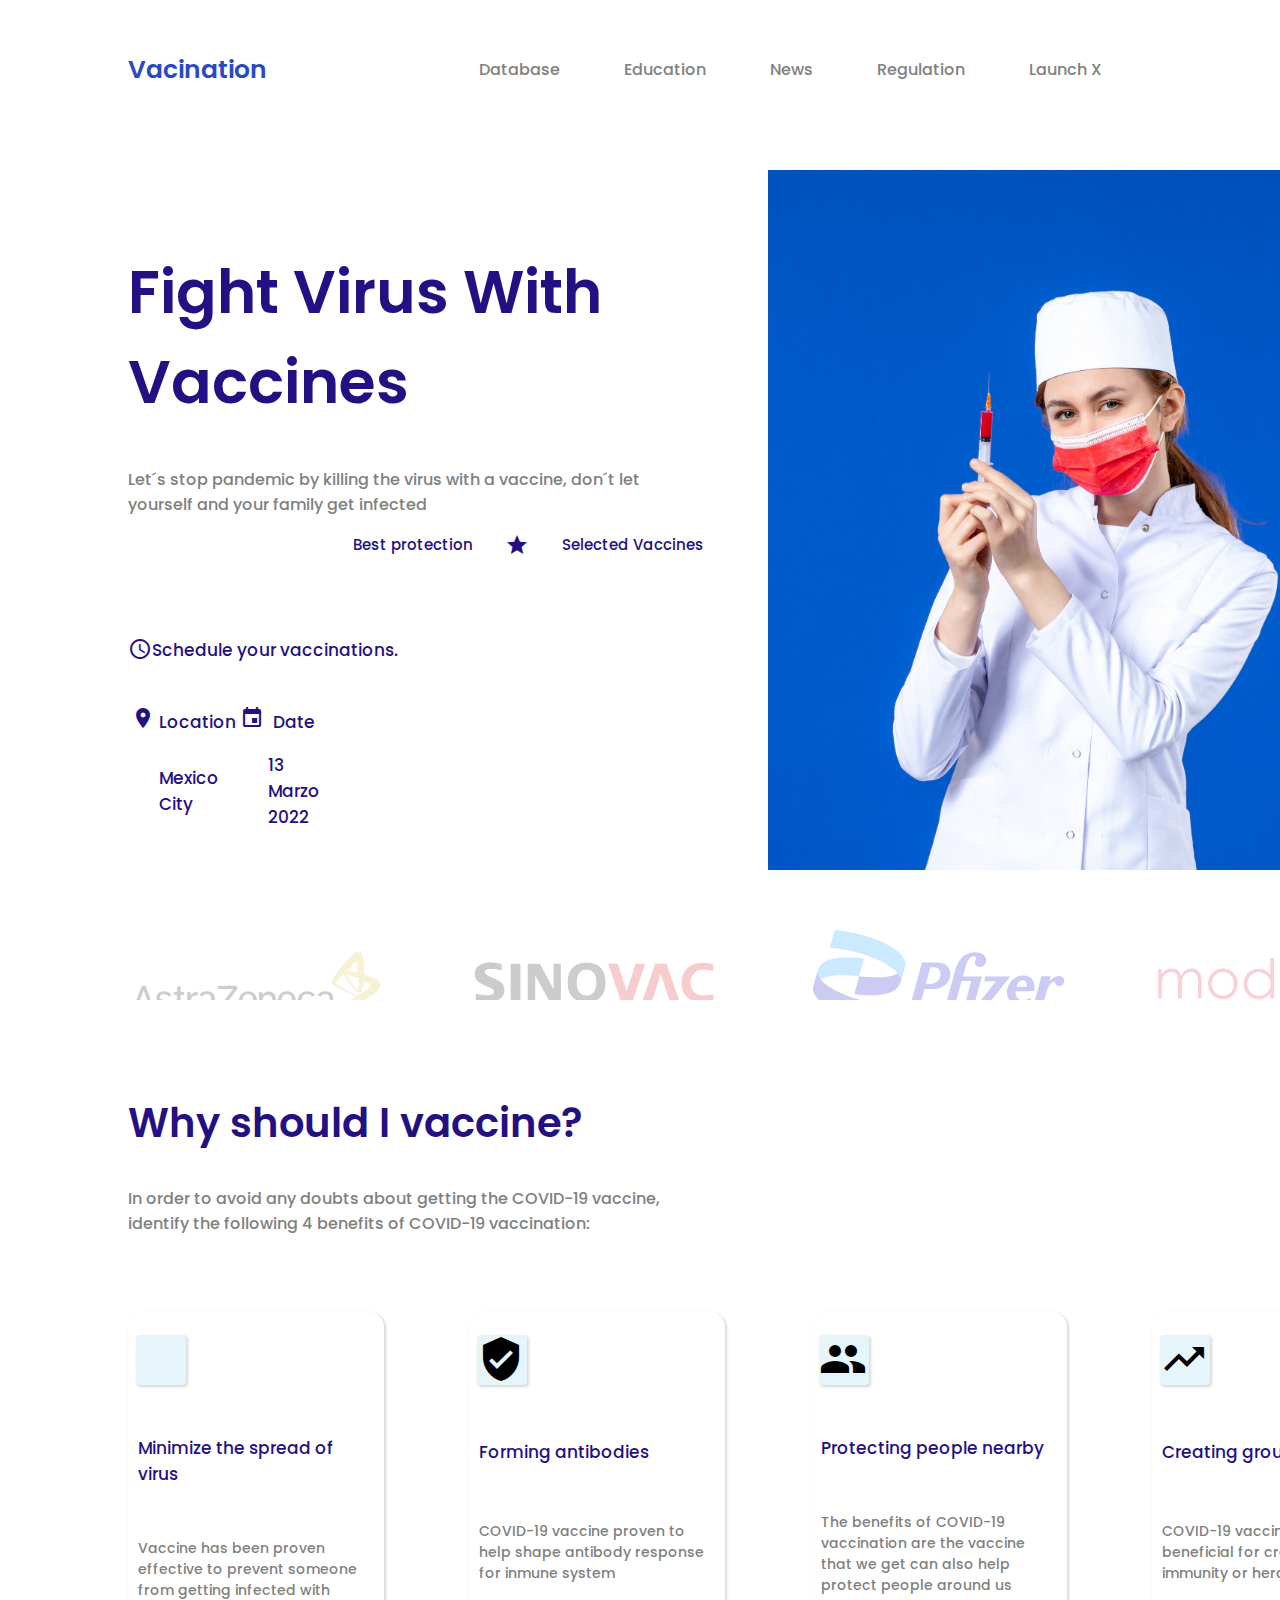
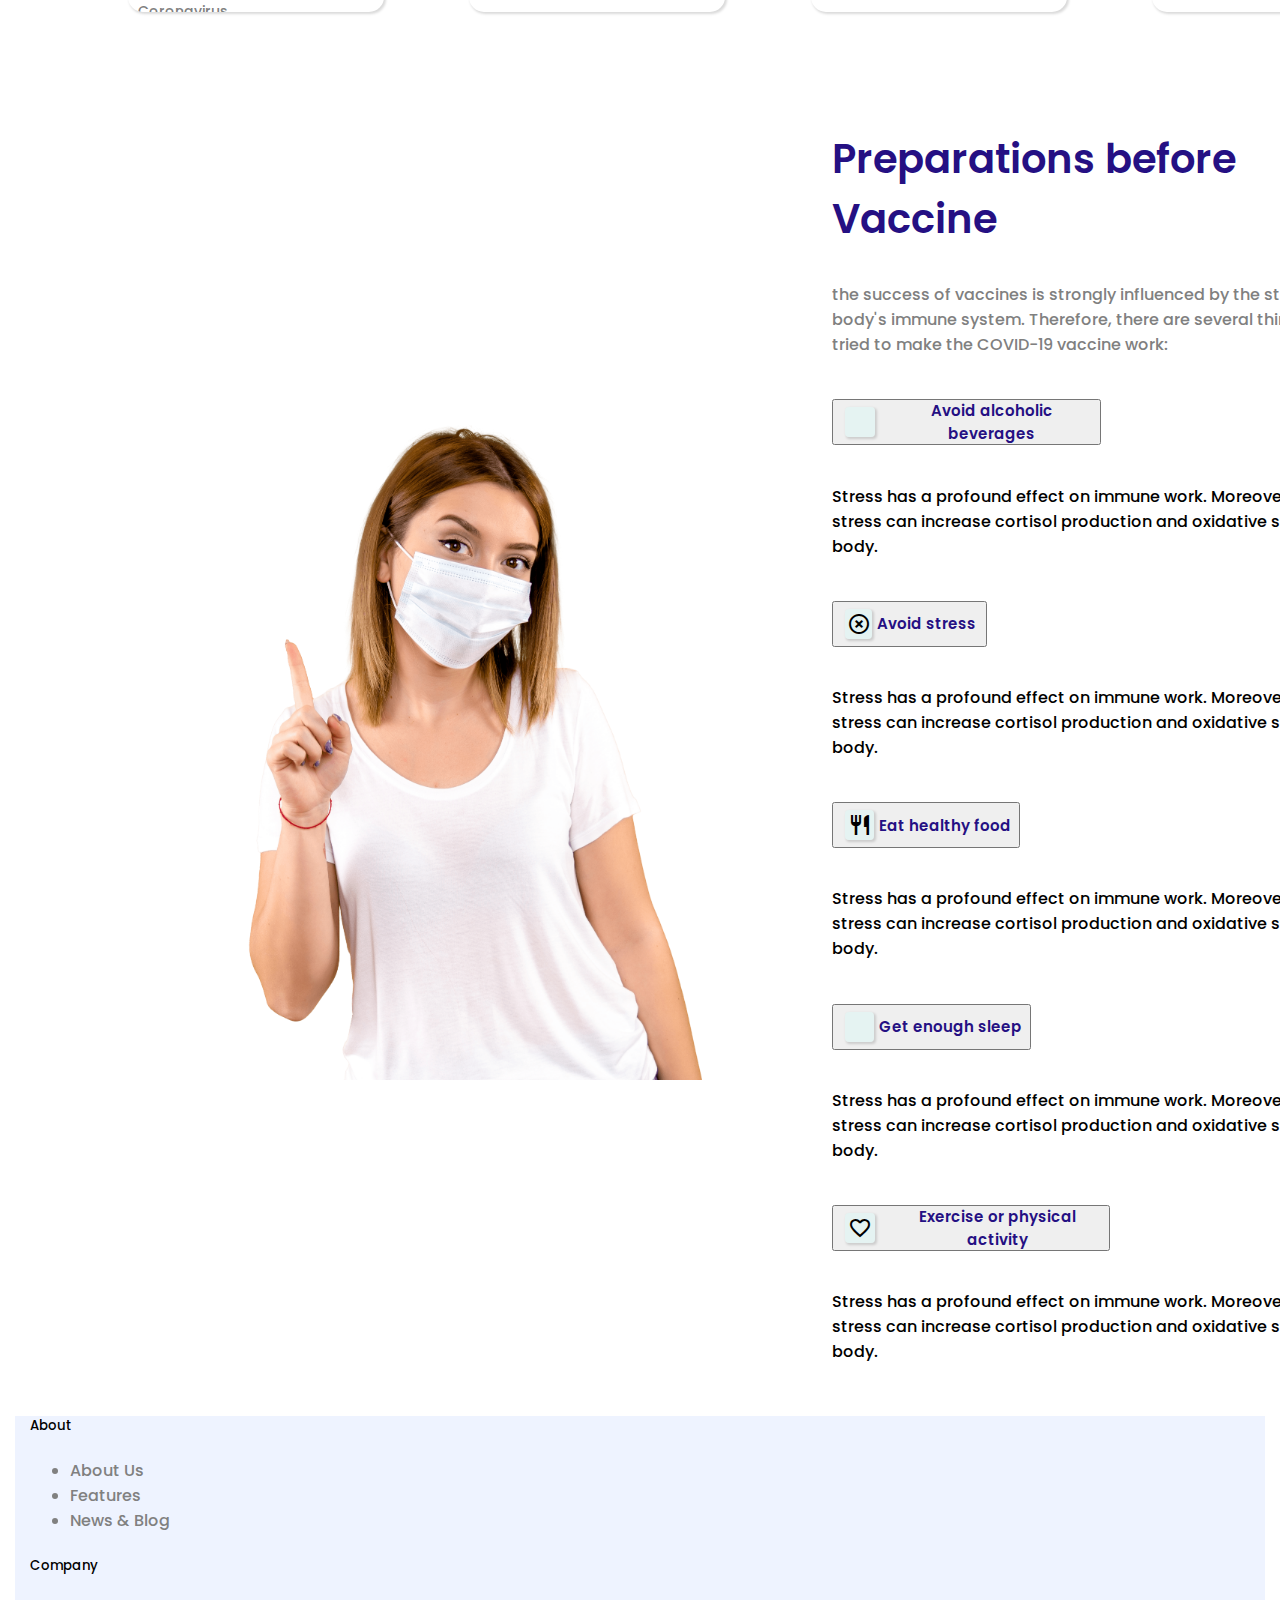
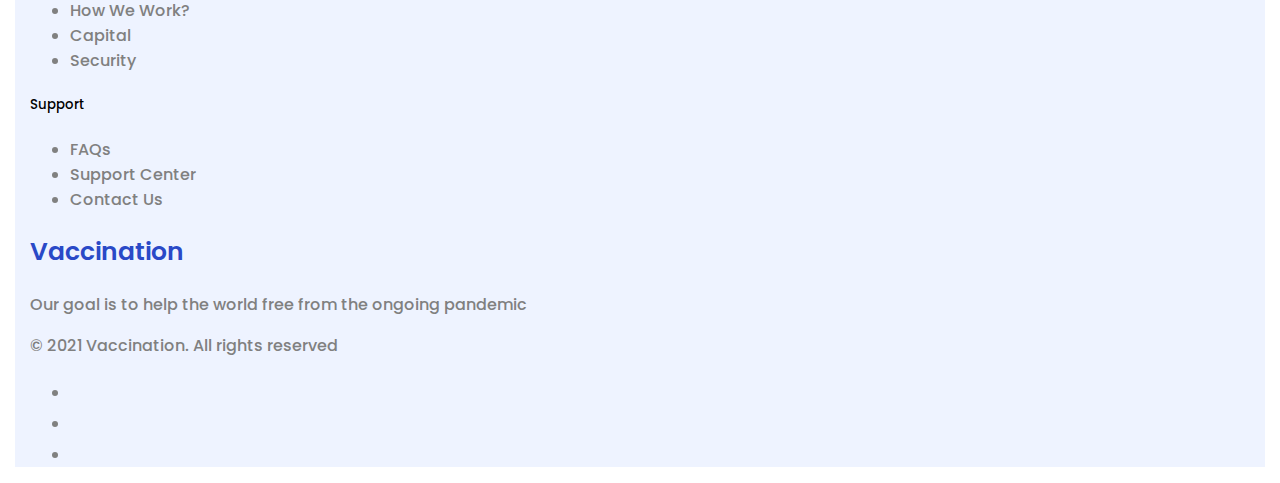
<file: index.html>
<!DOCTYPE html>
<html lang="en">
  <head>
    <meta charset="UTF-8" />
    <meta http-equiv="X-UA-Compatible" content="IE=edge" />
    <meta name="viewport" content="width=device-width, initial-scale=1.0" />
    <title>Fight virus with vaccines</title>
    <link
      href="https://cdn.jsdelivr.net/npm/bootstrap@5.1.3/dist/css/bootstrap.min.css"
      rel="stylesheet"
      integrity="sha384-1BmE4kWBq78iYhFldvKuhfTAU6auU8tT94WrHftjDbrCEXSU1oBoqyl2QvZ6jIW3"
      crossorigin="anonymous"
    />
    <link
      href="https://fonts.googleapis.com/icon?family=Material+Icons"
      rel="stylesheet"
    />
    <link rel="stylesheet" href="styles.css" />
    <style></style>
  </head>
  <body>
    <header>
      <!-- Image Logo-->
      <div class="logo"><h2>Vacination</h2></div>
      <!-- Navigation -->
      <nav class="main__nav">
        <ul class="nav__links">
          <li><a href="#">Database</a></li>
          <li><a href="#">Education</a></li>
          <li><a href="#">News</a></li>
          <li><a href="#">Regulation</a></li>
          <li><a href="#">Launch X</a></li>
        </ul>
      </nav>
      <!--End of Navigation-->
    </header>

    <div class="contenedor">
      <aside class="aside1">
        <h1>Fight Virus With Vaccines</h1>
        <div>
          <p>
            Let´s stop pandemic by killing the virus with a vaccine, don´t let
            yourself and your family get infected
          </p>
          <div class="contenedor1__divs_icons">
            <span class="material-icons"> gpp_good </span>
            <div>Best protection</div>
            <span class="material-icons"> star </span>
            <div>Selected Vaccines</div>
          </div>
          <!--Termina contenedor de divs iconos-->

          <!--Inicia el contenedor blanco-->

          <div class="contenedor1__schedule">
            <div class="one__row">
              <span class="material-icons"> query_builder </span>
              <div>Schedule your vaccinations.</div>
            </div>
            <!--Aqui inicia la tabla-->
            <div class="one__row">
              <table class="table-borderless text-center">
                <thead>
                  <tr>
                    <th scope="col">
                      <span class="material-icons"> place </span>
                    </th>
                    <th scope="col">Location</th>
                    <th scope="col">
                      <span class="material-icons"> event </span>
                    </th>
                    <th scope="col">Date</th>
                    <th scope="col">
                      <span class="material-icons">
                        drive_file_rename_outline
                      </span>
                    </th>
                    <th scope="col">Vaccine Type</th>
                  </tr>
                </thead>
                <tbody>
                  <tr>
                    <td></td>
                    <td>Mexico City</td>
                    <td></td>
                    <td>13 Marzo 2022</td>
                    <td></td>
                    <td>Moderna</td>
                  </tr>
                </tbody>
              </table>
            </div>
          </div>
          <!--Termina el contenedor blanco-->
        </div>
      </aside>
      <div class="contenedor1__image">
        <img src="./img/image1.png" alt="doctora" />
      </div>
    </div>

    <div class="contenedor opacidad">
      <div class="contenedor2__image">
        <img src="./img/astrazeneca-logo.png" alt="AztraSeneca" />
      </div>
      <div class="contenedor2__image">
        <img src="./img/Sinovac_logo.png" alt="Sinovac" />
      </div>
      <div class="contenedor2__image">
        <img src="./img/pfizer-logo.svg" alt="Pfizer" />
      </div>
      <div class="contenedor2__image">
        <img src="./img/Moderna_logo.png" alt="Moderna" />
      </div>
    </div>
    <div class="contenedor">
      <aside>
        <h2>Why should I vaccine?</h2>
        <p>
          In order to avoid any doubts about getting the COVID-19 vaccine,
          identify the following 4 benefits of COVID-19 vaccination:
        </p>
      </aside>
      <div class="contenedor__relleno"></div>
    </div>
    <div class="cards">
      <div class="contenedor__card">
        <div class="icon__card">
          <div class="square__icon">
            <span class="material-icons md-48"> vaccines </span>
          </div>
        </div>
        <div class="title__card"><h3>Minimize the spread of virus</h3></div>
        <div class="content__card">
          <p>
            Vaccine has been proven effective to prevent someone from getting
            infected with Coronavirus
          </p>
        </div>
      </div>
      <div class="contenedor__card">
        <div class="icon__card">
          <div class="square__icon">
            <span class="material-icons md-48"> verified_user </span>
          </div>
        </div>
        <div class="title__card"><h3>Forming antibodies</h3></div>
        <div class="content__card">
          <p>
            COVID-19 vaccine proven to help shape antibody response for inmune
            system
          </p>
        </div>
      </div>
      <div class="contenedor__card">
        <div class="icon__card">
          <div class="square__icon">
            <span class="material-icons md-48"> groups </span>
          </div>
        </div>
        <div class="title__card"><h3>Protecting people nearby</h3></div>
        <div class="content__card">
          <p>
            The benefits of COVID-19 vaccination are the vaccine that we get can
            also help protect people around us
          </p>
        </div>
      </div>
      <div class="contenedor__card">
        <div class="icon__card">
          <div class="square__icon">
            <span class="material-icons md-48"> trending_up </span>
          </div>
        </div>
        <div class="title__card"><h3>Creating group inmunity</h3></div>
        <div class="content__card">
          <p>
            COVID-19 vaccination is also beneficial for creating group immunity
            or herd immunity.
          </p>
        </div>
      </div>
    </div>

    <div class="contenedor">
      <div class="contenedor1__image">
        <img src="./img/image2.png" alt="doctora2" />
      </div>

      <aside>
        <h2>Preparations before Vaccine</h2>
        <div>
          <p>
            the success of vaccines is strongly influenced by the strength of
            the body's immune system. Therefore, there are several things that
            can be tried to make the COVID-19 vaccine work:
          </p>

          <!--Aqui inicia el acordeon-->

          <div class="accordion accordion-flush" id="accordionFlushExample">
            <div class="accordion-item">
              <h2 class="accordion-header" id="flush-headingOne">
                <button
                  class="accordion-button collapsed"
                  type="button"
                  data-bs-toggle="collapse"
                  data-bs-target="#flush-collapseOne"
                  aria-expanded="false"
                  aria-controls="flush-collapseOne"
                >
                  <div class="wrapper__acordeon">
                    <div class="wrapper__icon__acordeon">
                      <span class="material-icons"> no_drinks </span>
                    </div>
                    <div class="wrapper__titulo__acordeon">
                      <h3>Avoid alcoholic beverages</h3>
                    </div>
                  </div>

                </button>
              </h2>
              <div
                id="flush-collapseOne"
                class="accordion-collapse collapse"
                aria-labelledby="flush-headingOne"
                data-bs-parent="#accordionFlushExample"
              >
                <div class="accordion-body">
                  Stress has a profound effect on immune work. Moreover,
                  prolonged stress can increase cortisol production and
                  oxidative stress in the body.
                </div>
              </div>
            </div>
            <div class="accordion-item">
              <h2 class="accordion-header" id="flush-headingTwo">
                <button
                  class="accordion-button collapsed"
                  type="button"
                  data-bs-toggle="collapse"
                  data-bs-target="#flush-collapseTwo"
                  aria-expanded="false"
                  aria-controls="flush-collapseTwo"
                >
                <div class="wrapper__acordeon">
                  <div class="wrapper__icon__acordeon">
                    <span class="material-icons"> highlight_off </span>
                  </div>
                  <div class="wrapper__titulo__acordeon">
                    <h3>Avoid stress</h3>
                  </div>
                </div>

                </button>
              </h2>
              <div
                id="flush-collapseTwo"
                class="accordion-collapse collapse"
                aria-labelledby="flush-headingTwo"
                data-bs-parent="#accordionFlushExample"
              >
                <div class="accordion-body">
                  Stress has a profound effect on immune work. Moreover,
                  prolonged stress can increase cortisol production and
                  oxidative stress in the body.
                </div>
              </div>
            </div>
            <div class="accordion-item">
              <h2 class="accordion-header" id="flush-headingThree">
                <button
                  class="accordion-button collapsed"
                  type="button"
                  data-bs-toggle="collapse"
                  data-bs-target="#flush-collapseThree"
                  aria-expanded="false"
                  aria-controls="flush-collapseThree"
                >

                  <div class="wrapper__acordeon">
                    <div class="wrapper__icon__acordeon">
                      <span class="material-icons"> restaurant </span>
                    </div>
                    <div class="wrapper__titulo__acordeon">
                      <h3>Eat healthy food</h3>
                    </div>
                  </div>

                </button>
              </h2>
              <div
                id="flush-collapseThree"
                class="accordion-collapse collapse"
                aria-labelledby="flush-headingThree"
                data-bs-parent="#accordionFlushExample"
              >
                <div class="accordion-body">
                  Stress has a profound effect on immune work. Moreover,
                  prolonged stress can increase cortisol production and
                  oxidative stress in the body.
                </div>
              </div>
            </div>
            <div class="accordion-item">
              <h2 class="accordion-header" id="flush-headingFour">
                <button
                  class="accordion-button collapsed"
                  type="button"
                  data-bs-toggle="collapse"
                  data-bs-target="#flush-collapseFour"
                  aria-expanded="false"
                  aria-controls="flush-collapseFour"
                >

                  <div class="wrapper__acordeon">
                    <div class="wrapper__icon__acordeon">
                      <span class="material-icons"> check_circle_outline </span>
                    </div>
                    <div class="wrapper__titulo__acordeon">
                      <h3>Get enough sleep</h3>
                    </div>
                  </div>

                </button>
              </h2>
              <div
                id="flush-collapseFour"
                class="accordion-collapse collapse"
                aria-labelledby="flush-headingFour"
                data-bs-parent="#accordionFlushExample"
              >
                <div class="accordion-body">
                  Stress has a profound effect on immune work. Moreover,
                  prolonged stress can increase cortisol production and
                  oxidative stress in the body.
                </div>
              </div>
            </div>
            <div class="accordion-item">
              <h2 class="accordion-header" id="flush-headingFive">
                <button
                  class="accordion-button collapsed"
                  type="button"
                  data-bs-toggle="collapse"
                  data-bs-target="#flush-collapseFive"
                  aria-expanded="false"
                  aria-controls="flush-collapseFive"
                >

                  <div class="wrapper__acordeon">
                    <div class="wrapper__icon__acordeon">
                      <span class="material-icons"> favorite_border </span>
                    </div>
                    <div class="wrapper__titulo__acordeon">
                      <h3>Exercise or physical activity</h3>
                    </div>
                  </div>

                </button>
              </h2>
              <div
                id="flush-collapseFive"
                class="accordion-collapse collapse"
                aria-labelledby="flush-headingFive"
                data-bs-parent="#accordionFlushExample"
              >
                <div class="accordion-body">
                  Stress has a profound effect on immune work. Moreover,
                  prolonged stress can increase cortisol production and
                  oxidative stress in the body.
                </div>
              </div>
            </div>
          </div>
          <!--Aqui termina el acordeon-->

          <!--Termina el contenedor blanco-->
        </div>
      </aside>
    </div>

    <footer>
      <footer class="py-5">
        <div class="row">
          <div class="col-2">
            <h5>About</h5>
            <ul class="nav flex-column">
              <li class="nav-item mb-2"><a href="#" class="nav-link p-0 text-muted">About Us</a></li>
              <li class="nav-item mb-2"><a href="#" class="nav-link p-0 text-muted">Features</a></li>
              <li class="nav-item mb-2"><a href="#" class="nav-link p-0 text-muted">News & Blog</a></li>
            </ul>
          </div>
    
          <div class="col-2">
            <h5>Company</h5>
            <ul class="nav flex-column">
              <li class="nav-item mb-2"><a href="#" class="nav-link p-0 text-muted">How We Work?</a></li>
              <li class="nav-item mb-2"><a href="#" class="nav-link p-0 text-muted">Capital</a></li>
              <li class="nav-item mb-2"><a href="#" class="nav-link p-0 text-muted">Security</a></li>
            </ul>
          </div>
    
          <div class="col-2">
            <h5>Support</h5>
            <ul class="nav flex-column">
              <li class="nav-item mb-2"><a href="#" class="nav-link p-0 text-muted">FAQs</a></li>
              <li class="nav-item mb-2"><a href="#" class="nav-link p-0 text-muted">Support Center</a></li>
              <li class="nav-item mb-2"><a href="#" class="nav-link p-0 text-muted">Contact Us</a></li>
            </ul>
          </div>
    
          <div class="col-4 offset-1">
            <div class="letras">
              <h2>Vaccination</h2>
              <p>Our goal is to help the world free from the ongoing pandemic</p>
            </div>
          </div>
        </div>
    
        <div class="d-flex justify-content-between py-4 my-4 border-top">
          <p>© 2021 Vaccination. All rights reserved</p>
          <ul class="list-unstyled d-flex">
            <li class="ms-3"><a class="link-dark" href="#"><svg class="bi" width="24" height="24"><use xlink:href="#twitter"></use></svg></a></li>
            <li class="ms-3"><a class="link-dark" href="#"><svg class="bi" width="24" height="24"><use xlink:href="#instagram"></use></svg></a></li>
            <li class="ms-3"><a class="link-dark" href="#"><svg class="bi" width="24" height="24"><use xlink:href="#facebook"></use></svg></a></li>
          </ul>
        </div>
      </footer>
    </footer>
    <script
      src="https://cdn.jsdelivr.net/npm/bootstrap@5.1.3/dist/js/bootstrap.bundle.min.js"
      integrity="sha384-ka7Sk0Gln4gmtz2MlQnikT1wXgYsOg+OMhuP+IlRH9sENBO0LRn5q+8nbTov4+1p"
      crossorigin="anonymous"
    ></script>
  </body>
</html>
</file>
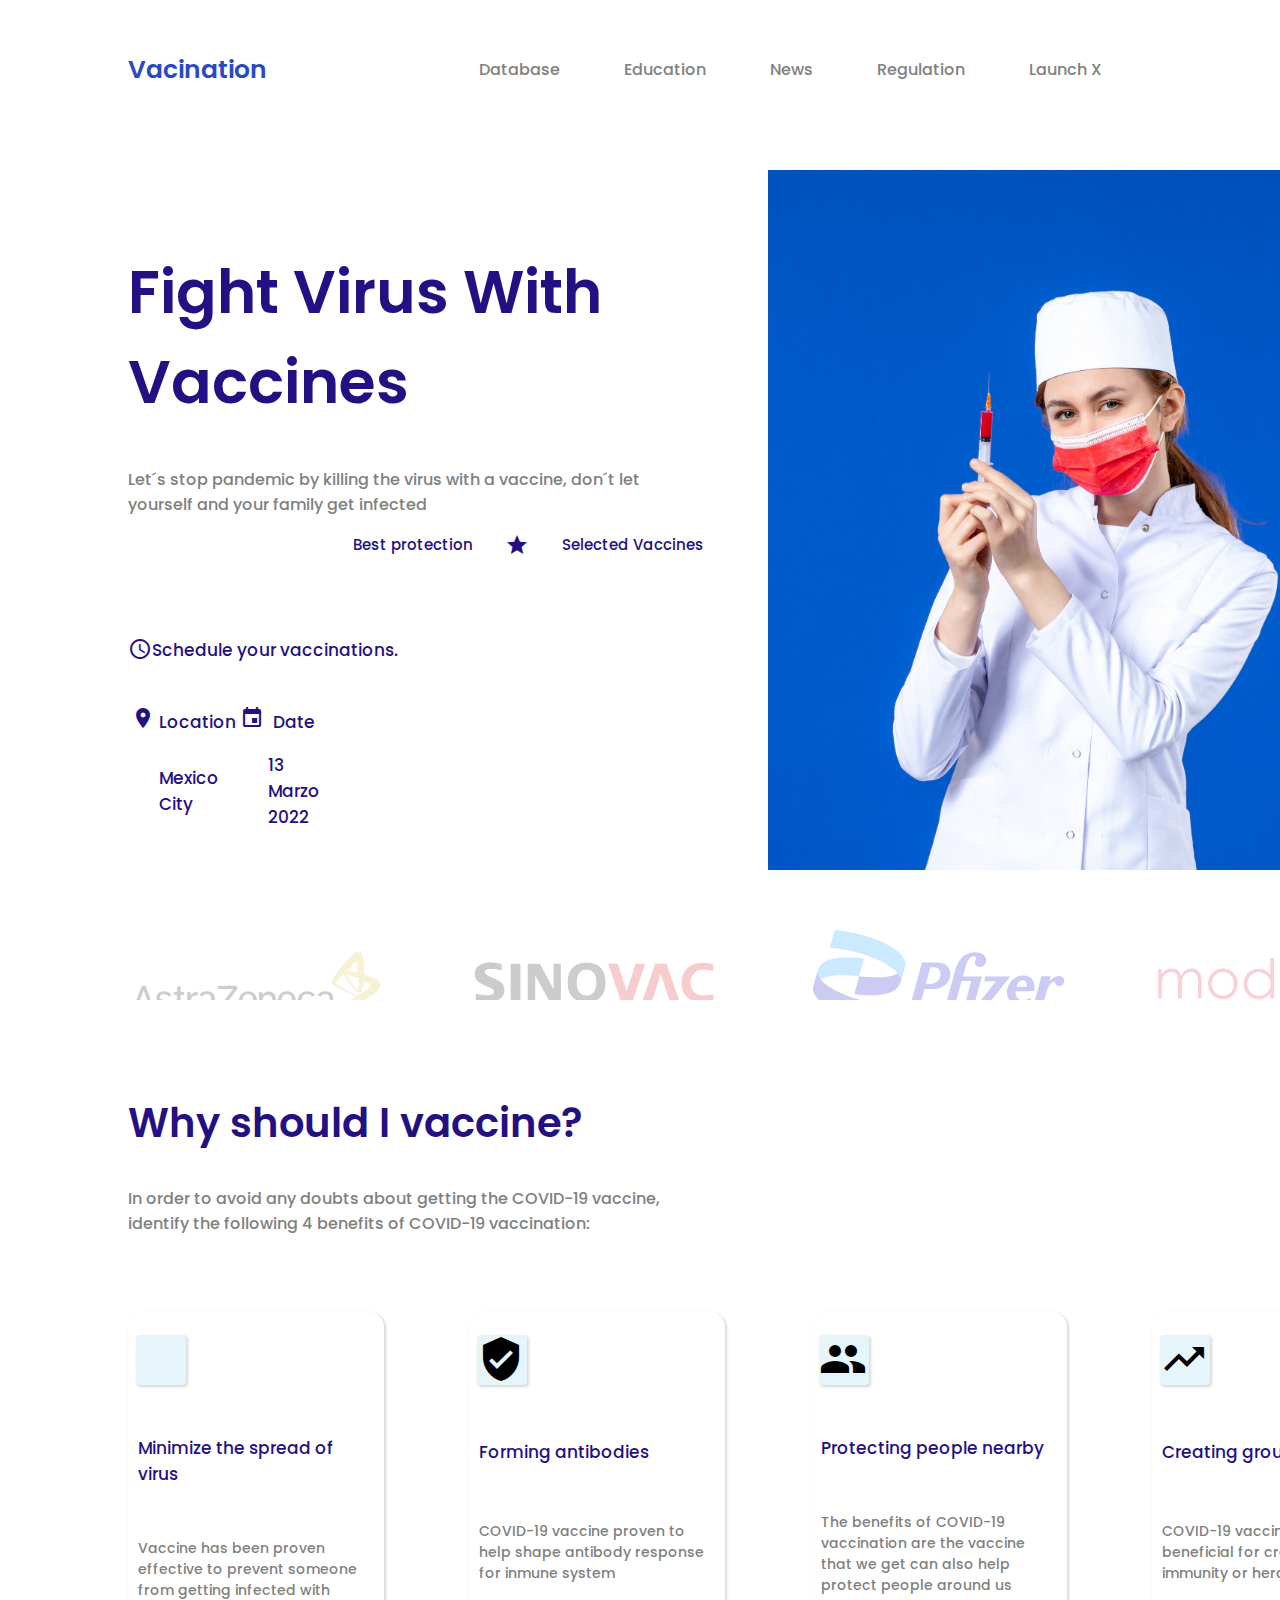
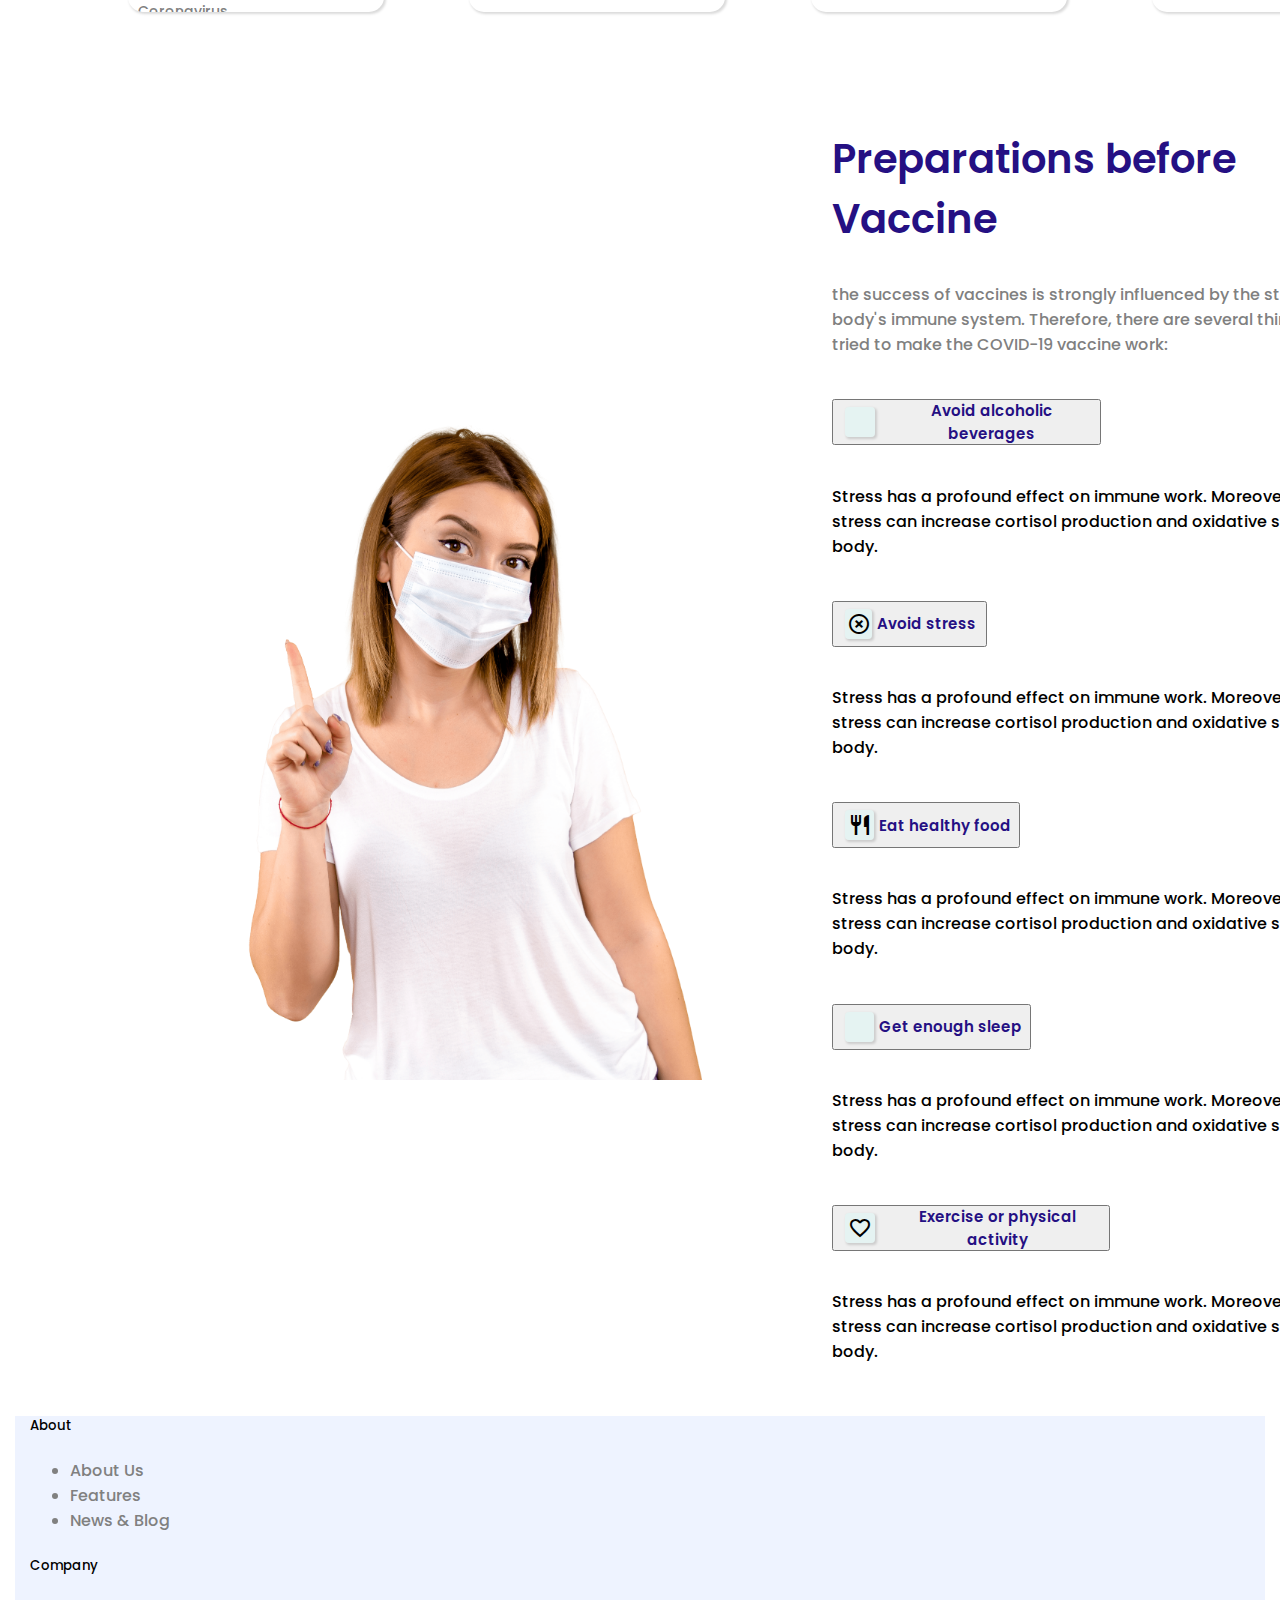
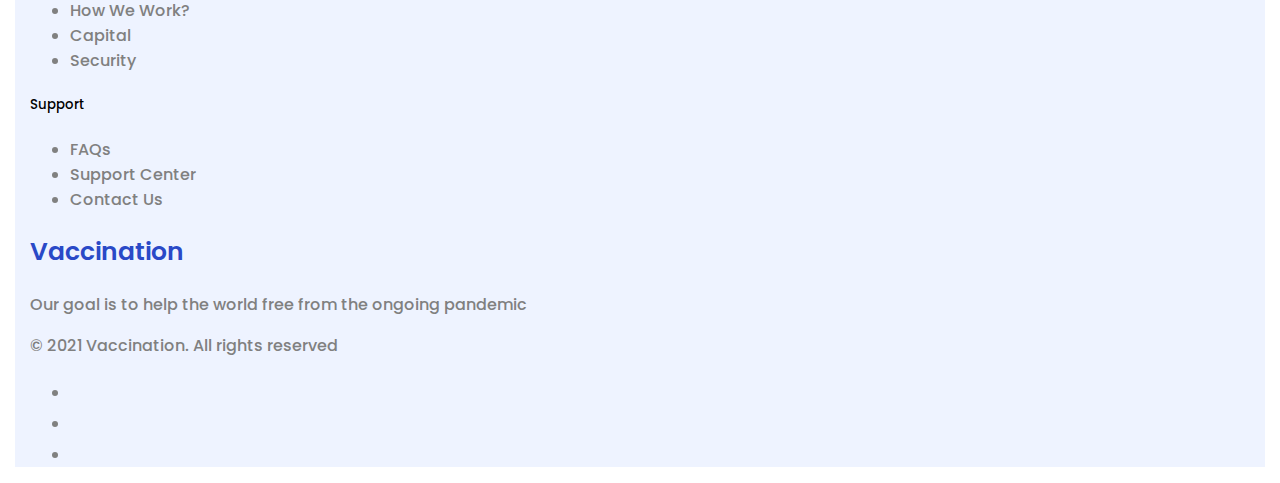
<file: vaccination.html>
<!DOCTYPE html>
<html lang="en">
  <head>
    <meta charset="UTF-8" />
    <meta http-equiv="X-UA-Compatible" content="IE=edge" />
    <meta name="viewport" content="width=device-width, initial-scale=1.0" />
    <title>Fight virus with vaccines</title>
    <link
      href="https://cdn.jsdelivr.net/npm/bootstrap@5.1.3/dist/css/bootstrap.min.css"
      rel="stylesheet"
      integrity="sha384-1BmE4kWBq78iYhFldvKuhfTAU6auU8tT94WrHftjDbrCEXSU1oBoqyl2QvZ6jIW3"
      crossorigin="anonymous"
    />
    <link
      href="https://fonts.googleapis.com/icon?family=Material+Icons"
      rel="stylesheet"
    />
    <link rel="stylesheet" href="styles.css" />
    <style></style>
  </head>
  <body>
    <header>
      <!-- Image Logo-->
      <div class="logo"><h2>Vacination</h2></div>
      <!-- Navigation -->
      <nav class="main__nav">
        <ul class="nav__links">
          <li><a href="#">Database</a></li>
          <li><a href="#">Education</a></li>
          <li><a href="#">News</a></li>
          <li><a href="#">Regulation</a></li>
          <li><a href="#">Launch X</a></li>
        </ul>
      </nav>
      <!--End of Navigation-->
    </header>

    <div class="contenedor">
      <aside>
        <h1>Fight Virus With Vaccines</h1>
        <div>
          <p>
            Let´s stop pandemic by killing the virus with a vaccine, don´t let
            yourself and your family get infected
          </p>
          <div class="contenedor1__divs_icons">
            <span class="material-icons"> gpp_good </span>
            <div>Best protection</div>
            <span class="material-icons"> star </span>
            <div>Selected Vaccines</div>
          </div>
          <!--Termina contenedor de divs iconos-->

          <!--Inicia el contenedor blanco-->

          <div class="contenedor1__schedule">
            <div class="one__row">
              <span class="material-icons"> query_builder </span>
              <div>Schedule your vaccinations.</div>
            </div>
            <!--Aqui inicia la tabla-->
            <div class="one__row">
              <table class="table-borderless text-center">
                <thead>
                  <tr>
                    <th scope="col">
                      <span class="material-icons"> place </span>
                    </th>
                    <th scope="col">Location</th>
                    <th scope="col">
                      <span class="material-icons"> event </span>
                    </th>
                    <th scope="col">Date</th>
                    <th scope="col">
                      <span class="material-icons">
                        drive_file_rename_outline
                      </span>
                    </th>
                    <th scope="col">Vaccine Type</th>
                  </tr>
                </thead>
                <tbody>
                  <tr>
                    <td></td>
                    <td>Mexico City</td>
                    <td></td>
                    <td>13 Marzo 2022</td>
                    <td></td>
                    <td>Moderna</td>
                  </tr>
                </tbody>
              </table>
            </div>
          </div>
          <!--Termina el contenedor blanco-->
        </div>
      </aside>
      <div class="contenedor1__image">
        <img src="./img/image1.png" alt="doctora" />
      </div>
    </div>

    <div class="contenedor opacidad">
      <div class="contenedor2__image">
        <img src="./img/astrazeneca-logo.png" alt="AztraSeneca" />
      </div>
      <div class="contenedor2__image">
        <img src="./img/Sinovac_logo.png" alt="Sinovac" />
      </div>
      <div class="contenedor2__image">
        <img src="./img/pfizer-logo.svg" alt="Pfizer" />
      </div>
      <div class="contenedor2__image">
        <img src="./img/Moderna_logo.png" alt="Moderna" />
      </div>
    </div>
    <div class="contenedor">
      <aside>
        <h2>Why should I vaccine?</h2>
        <p>
          In order to avoid any doubts about getting the COVID-19 vaccine,
          identify the following 4 benefits of COVID-19 vaccination:
        </p>
      </aside>
      <div class="contenedor__relleno"></div>
    </div>
    <div class="cards">
      <div class="contenedor__card">
        <div class="icon__card">
          <div class="square__icon">
            <span class="material-icons md-48"> vaccines </span>
          </div>
        </div>
        <div class="title__card"><h3>Minimize the spread of virus</h3></div>
        <div class="content__card">
          <p>
            Vaccine has been proven effective to prevent someone from getting
            infected with Coronavirus
          </p>
        </div>
      </div>
      <div class="contenedor__card">
        <div class="icon__card">
          <div class="square__icon">
            <span class="material-icons md-48"> verified_user </span>
          </div>
        </div>
        <div class="title__card"><h3>Forming antibodies</h3></div>
        <div class="content__card">
          <p>
            COVID-19 vaccine proven to help shape antibody response for inmune
            system
          </p>
        </div>
      </div>
      <div class="contenedor__card">
        <div class="icon__card">
          <div class="square__icon">
            <span class="material-icons md-48"> groups </span>
          </div>
        </div>
        <div class="title__card"><h3>Protecting people nearby</h3></div>
        <div class="content__card">
          <p>
            The benefits of COVID-19 vaccination are the vaccine that we get can
            also help protect people around us
          </p>
        </div>
      </div>
      <div class="contenedor__card">
        <div class="icon__card">
          <div class="square__icon">
            <span class="material-icons md-48"> trending_up </span>
          </div>
        </div>
        <div class="title__card"><h3>Creating group inmunity</h3></div>
        <div class="content__card">
          <p>
            COVID-19 vaccination is also beneficial for creating group immunity
            or herd immunity.
          </p>
        </div>
      </div>
    </div>

    <div class="contenedor">
      <div class="contenedor1__image">
        <img src="./img/image2.png" alt="doctora2" />
      </div>

      <aside>
        <h2>Preparations before Vaccine</h2>
        <div>
          <p>
            the success of vaccines is strongly influenced by the strength of
            the body's immune system. Therefore, there are several things that
            can be tried to make the COVID-19 vaccine work:
          </p>

          <!--Aqui inicia el acordeon-->

          <div class="accordion accordion-flush" id="accordionFlushExample">
            <div class="accordion-item">
              <h2 class="accordion-header" id="flush-headingOne">
                <button
                  class="accordion-button collapsed"
                  type="button"
                  data-bs-toggle="collapse"
                  data-bs-target="#flush-collapseOne"
                  aria-expanded="false"
                  aria-controls="flush-collapseOne"
                >
                  <div class="wrapper__acordeon">
                    <div class="wrapper__icon__acordeon">
                      <span class="material-icons"> no_drinks </span>
                    </div>
                    <div class="wrapper__titulo__acordeon">
                      <h3>Avoid alcoholic beverages</h3>
                    </div>
                  </div>

                </button>
              </h2>
              <div
                id="flush-collapseOne"
                class="accordion-collapse collapse"
                aria-labelledby="flush-headingOne"
                data-bs-parent="#accordionFlushExample"
              >
                <div class="accordion-body">
                  Stress has a profound effect on immune work. Moreover,
                  prolonged stress can increase cortisol production and
                  oxidative stress in the body.
                </div>
              </div>
            </div>
            <div class="accordion-item">
              <h2 class="accordion-header" id="flush-headingTwo">
                <button
                  class="accordion-button collapsed"
                  type="button"
                  data-bs-toggle="collapse"
                  data-bs-target="#flush-collapseTwo"
                  aria-expanded="false"
                  aria-controls="flush-collapseTwo"
                >
                <div class="wrapper__acordeon">
                  <div class="wrapper__icon__acordeon">
                    <span class="material-icons"> highlight_off </span>
                  </div>
                  <div class="wrapper__titulo__acordeon">
                    <h3>Avoid stress</h3>
                  </div>
                </div>

                </button>
              </h2>
              <div
                id="flush-collapseTwo"
                class="accordion-collapse collapse"
                aria-labelledby="flush-headingTwo"
                data-bs-parent="#accordionFlushExample"
              >
                <div class="accordion-body">
                  Stress has a profound effect on immune work. Moreover,
                  prolonged stress can increase cortisol production and
                  oxidative stress in the body.
                </div>
              </div>
            </div>
            <div class="accordion-item">
              <h2 class="accordion-header" id="flush-headingThree">
                <button
                  class="accordion-button collapsed"
                  type="button"
                  data-bs-toggle="collapse"
                  data-bs-target="#flush-collapseThree"
                  aria-expanded="false"
                  aria-controls="flush-collapseThree"
                >

                  <div class="wrapper__acordeon">
                    <div class="wrapper__icon__acordeon">
                      <span class="material-icons"> restaurant </span>
                    </div>
                    <div class="wrapper__titulo__acordeon">
                      <h3>Eat healthy food</h3>
                    </div>
                  </div>

                </button>
              </h2>
              <div
                id="flush-collapseThree"
                class="accordion-collapse collapse"
                aria-labelledby="flush-headingThree"
                data-bs-parent="#accordionFlushExample"
              >
                <div class="accordion-body">
                  Stress has a profound effect on immune work. Moreover,
                  prolonged stress can increase cortisol production and
                  oxidative stress in the body.
                </div>
              </div>
            </div>
            <div class="accordion-item">
              <h2 class="accordion-header" id="flush-headingThree">
                <button
                  class="accordion-button collapsed"
                  type="button"
                  data-bs-toggle="collapse"
                  data-bs-target="#flush-collapseThree"
                  aria-expanded="false"
                  aria-controls="flush-collapseThree"
                >

                  <div class="wrapper__acordeon">
                    <div class="wrapper__icon__acordeon">
                      <span class="material-icons"> check_circle_outline </span>
                    </div>
                    <div class="wrapper__titulo__acordeon">
                      <h3>Get enough sleep</h3>
                    </div>
                  </div>

                </button>
              </h2>
              <div
                id="flush-collapseThree"
                class="accordion-collapse collapse"
                aria-labelledby="flush-headingThree"
                data-bs-parent="#accordionFlushExample"
              >
                <div class="accordion-body">
                  Stress has a profound effect on immune work. Moreover,
                  prolonged stress can increase cortisol production and
                  oxidative stress in the body.
                </div>
              </div>
            </div>
            <div class="accordion-item">
              <h2 class="accordion-header" id="flush-headingThree">
                <button
                  class="accordion-button collapsed"
                  type="button"
                  data-bs-toggle="collapse"
                  data-bs-target="#flush-collapseThree"
                  aria-expanded="false"
                  aria-controls="flush-collapseThree"
                >

                  <div class="wrapper__acordeon">
                    <div class="wrapper__icon__acordeon">
                      <span class="material-icons"> favorite_border </span>
                    </div>
                    <div class="wrapper__titulo__acordeon">
                      <h3>Exercise or physical activity</h3>
                    </div>
                  </div>

                </button>
              </h2>
              <div
                id="flush-collapseThree"
                class="accordion-collapse collapse"
                aria-labelledby="flush-headingThree"
                data-bs-parent="#accordionFlushExample"
              >
                <div class="accordion-body">
                  Stress has a profound effect on immune work. Moreover,
                  prolonged stress can increase cortisol production and
                  oxidative stress in the body.
                </div>
              </div>
            </div>
          </div>
          <!--Aqui termina el acordeon-->

          <!--Termina el contenedor blanco-->
        </div>
      </aside>
    </div>

    <footer>
      <footer class="py-5">
        <div class="row">
          <div class="col-2">
            <h5>About</h5>
            <ul class="nav flex-column">
              <li class="nav-item mb-2"><a href="#" class="nav-link p-0 text-muted">About Us</a></li>
              <li class="nav-item mb-2"><a href="#" class="nav-link p-0 text-muted">Features</a></li>
              <li class="nav-item mb-2"><a href="#" class="nav-link p-0 text-muted">News & Blog</a></li>
            </ul>
          </div>
    
          <div class="col-2">
            <h5>Company</h5>
            <ul class="nav flex-column">
              <li class="nav-item mb-2"><a href="#" class="nav-link p-0 text-muted">How We Work?</a></li>
              <li class="nav-item mb-2"><a href="#" class="nav-link p-0 text-muted">Capital</a></li>
              <li class="nav-item mb-2"><a href="#" class="nav-link p-0 text-muted">Security</a></li>
            </ul>
          </div>
    
          <div class="col-2">
            <h5>Support</h5>
            <ul class="nav flex-column">
              <li class="nav-item mb-2"><a href="#" class="nav-link p-0 text-muted">FAQs</a></li>
              <li class="nav-item mb-2"><a href="#" class="nav-link p-0 text-muted">Support Center</a></li>
              <li class="nav-item mb-2"><a href="#" class="nav-link p-0 text-muted">Contact Us</a></li>
            </ul>
          </div>
    
          <div class="col-4 offset-1">
            <div class="letras">
              <h2>Vaccination</h2>
              <p>Our goal is to help the world free from the ongoing pandemic</p>
            </div>
          </div>
        </div>
    
        <div class="d-flex justify-content-between py-4 my-4 border-top">
          <p>© 2021 Vaccination. All rights reserved</p>
          <ul class="list-unstyled d-flex">
            <li class="ms-3"><a class="link-dark" href="#"><svg class="bi" width="24" height="24"><use xlink:href="#twitter"></use></svg></a></li>
            <li class="ms-3"><a class="link-dark" href="#"><svg class="bi" width="24" height="24"><use xlink:href="#instagram"></use></svg></a></li>
            <li class="ms-3"><a class="link-dark" href="#"><svg class="bi" width="24" height="24"><use xlink:href="#facebook"></use></svg></a></li>
          </ul>
        </div>
      </footer>
    </footer>
    <script
      src="https://cdn.jsdelivr.net/npm/bootstrap@5.1.3/dist/js/bootstrap.bundle.min.js"
      integrity="sha384-ka7Sk0Gln4gmtz2MlQnikT1wXgYsOg+OMhuP+IlRH9sENBO0LRn5q+8nbTov4+1p"
      crossorigin="anonymous"
    ></script>
  </body>
</html>
</file>
<file: styles.css>
@import url("https://fonts.googleapis.com/css2?family=Poppins:wght@500&display=swap");
* {
  font-family: "Poppins", sans-serif;
  font-weight: 500;
}

body {
  margin: 0;
  padding: 0;
  /*background-color: #f7fdff;*/
  background-color: white;
}
li,
a,
p {
  font-size: 16px;
  color: gray;
  text-decoration: none;
}
header {
  display: flex;
  justify-content: flex-end;
  align-items: center;
  padding: 30px 10%;
}

.main__nav {
  margin-right: 30px;
}
.logo{
  margin-right: auto;
}
.logo h2{
  font-size: 25px;
  color: #2949c7;
  text-decoration: none;
  font-weight: 600;
}

.nav__links {
  list-style: none;
}
.nav__links li {
  margin-left: 20px;
  display: inline-block;
  padding: 0px 20px;
}
.nav__links li a {
  transition: all 0.3s ease 0s;
}
.nav__links li a:hover {
  color: #0088a9;
}
.contenedor {
  /* display: inline-block; */
  display: flex;
  justify-content: space-between;
  align-items: center;
  padding: 30px 10%;
  width: 100%;
}
/* .aside1 {
  display: flex;
  background-color: pink;
}

@media (max-width: 1200px) {
  .aside1 {
    width: 100%;
    flex-direction: row;
    flex-wrap: wrap
  }
} */
.contenedor h1 {
  font-size: 60px;
  color: rgb(37, 16, 131);
  text-decoration: none;
  font-weight: 600;
}
.contenedor h2 {
  font-size: 40px;
  color: rgb(37, 16, 131);
  text-decoration: none;
  font-weight: 600;
}
.contenedor h3 {
  font-size: 15px;
  color: rgb(37, 16, 131);
  text-decoration: none;
  font-weight: 550;
}

.contenedor aside {
  width: 45%;
}

.contenedor1__image {
  width: 50%;
  height: 700px;
}
.contenedor img {
  /*height: 500px;*/
  width: 100%;
  height: 100%;
  object-fit: cover;
  object-position: top center;
}
.contenedor1__divs_icons {
  display: inline-block;
  display: flex;
  justify-content: space-between;
  width: 100%;

  font-size: 15px;
  color: rgb(37, 16, 131);
  text-decoration: none;
}

.contenedor1__schedule {
  /*    display: inline-block;*/
  margin-top: 50px;
  display: flex;
  flex-direction: column;
  align-items: flex-end;
  width: 100%;
  background-color: rgba(255, 255, 255, 0.5);
  border-radius: 5%;

  font-size: 17px;
  color: rgb(37, 16, 131);
  text-decoration: none;
}

.one__row {
  margin-top: 30px;
  display: flex;
  flex-direction: row;
  flex-wrap: wrap;
  width: 100%;
}
.opacidad {
  opacity: 0.2;
}
.contenedor2__image {
  width: 20%;
  height: 70px;
}
.contenedor__relleno{
  width: 50%;
  height: 20px;
}
.cards{
  display: inline-block;
  display: flex;
  justify-content: space-between;
  align-items: center;
  padding: 30px 10%;
  width: 100%;
}
.contenedor__card {
  width: 20%;
  height: 300px;
  box-shadow: rgba(0, 0, 0, 0.15) 1.95px 1.95px 2.6px;
  border-radius: 15px;
	display: flex;
	flex-wrap: wrap;
  margin-bottom: 1.5rem;
  overflow: hidden;
}
.contenedor__card:hover{
  background-color: rgb(246, 248, 248);
}
.icon__card{
  display: flex;
  width: 100%;
  height: 80px;
  flex-wrap: wrap;
  align-items: center;
  margin: 8px;
}
.square__icon{
  background-color: rgb(229, 245, 250);
  width: 50px;
  height: 50px;
  box-shadow: rgba(0, 0, 0, 0.15) 1.95px 1.95px 2.6px;
  border-radius: .25rem;
}
.content__card{
  display: flex;
  width: 100%;
  margin: 10px;
}
.title__card{
  display: flex;
  width: 100%;
  margin: 10px;
}
.content__card p{
  font-size: 14px;
}
.contenedor__card h3{
  font-size: 17px;
  color: rgb(37, 16, 131);
  text-decoration: none;
}
.wrapper__acordeon{
  display: flex;
  flex-direction: row;
  flex-wrap: nowrap;
  width: 100%;
  height: 40px;
  justify-content: space-between;
  align-items: center;
  
}
.wrapper__icon__acordeon {
  width: 30px;
  height: 30px;
  margin-left: 5px;
  box-shadow: rgba(0, 0, 0, 0.15) 1.95px 1.95px 2.6px;
  border-radius: .25rem;
	display: flex;
	justify-content: center;
  align-items: center;
  overflow: hidden;
  background-color: rgba(220, 247, 245, 0.5);
}
.wrapper__titulo__acordeon {
  width: 80%;
  height: 30px;
  display: flex;
  align-items: center;
  flex-wrap: nowrap;
  margin-left: 5px;
  
}

footer{
  margin:20px 15px 0px 15px;
  background-color: #eef3ff;
}
.letras h2 {
  font-size: 25px;
  color: #2949c7;
  text-decoration: none;
  font-weight: 600;
}

.material-icons.md-48 { font-size: 48px; }
</file>
